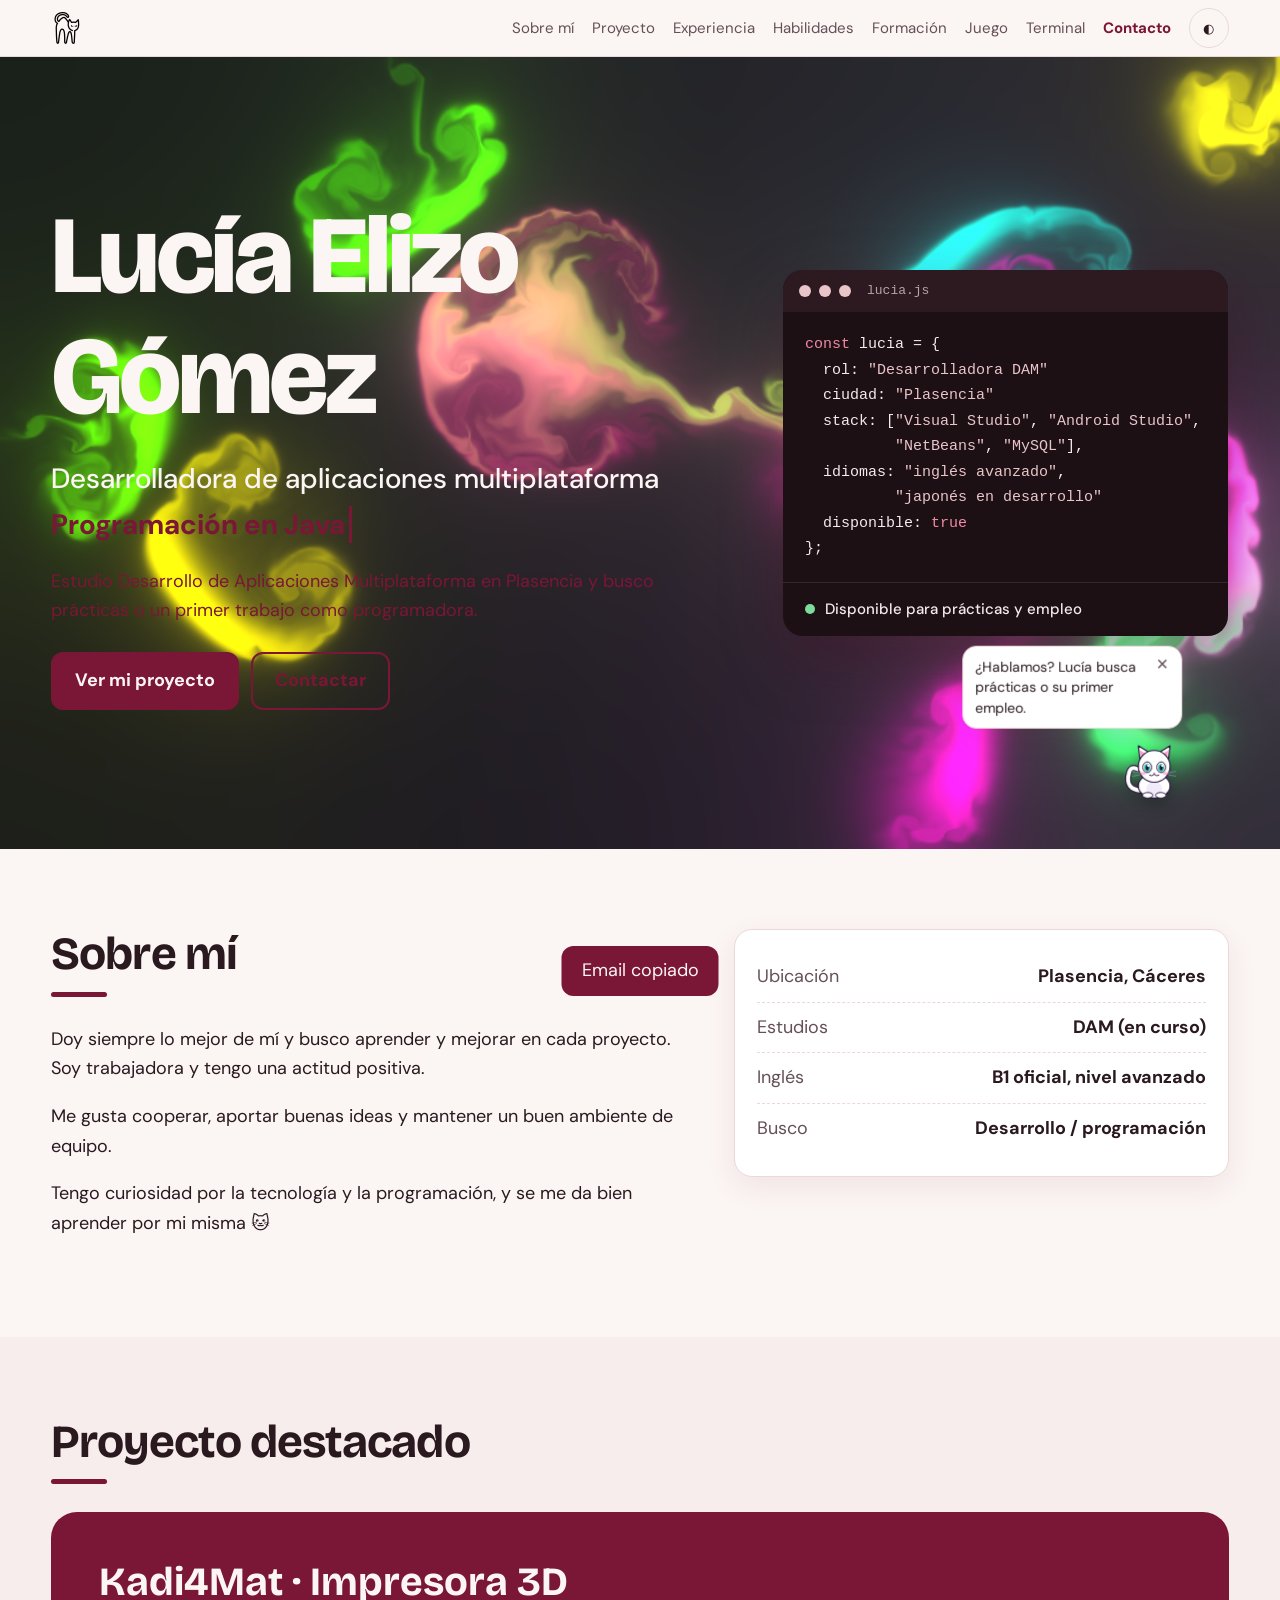
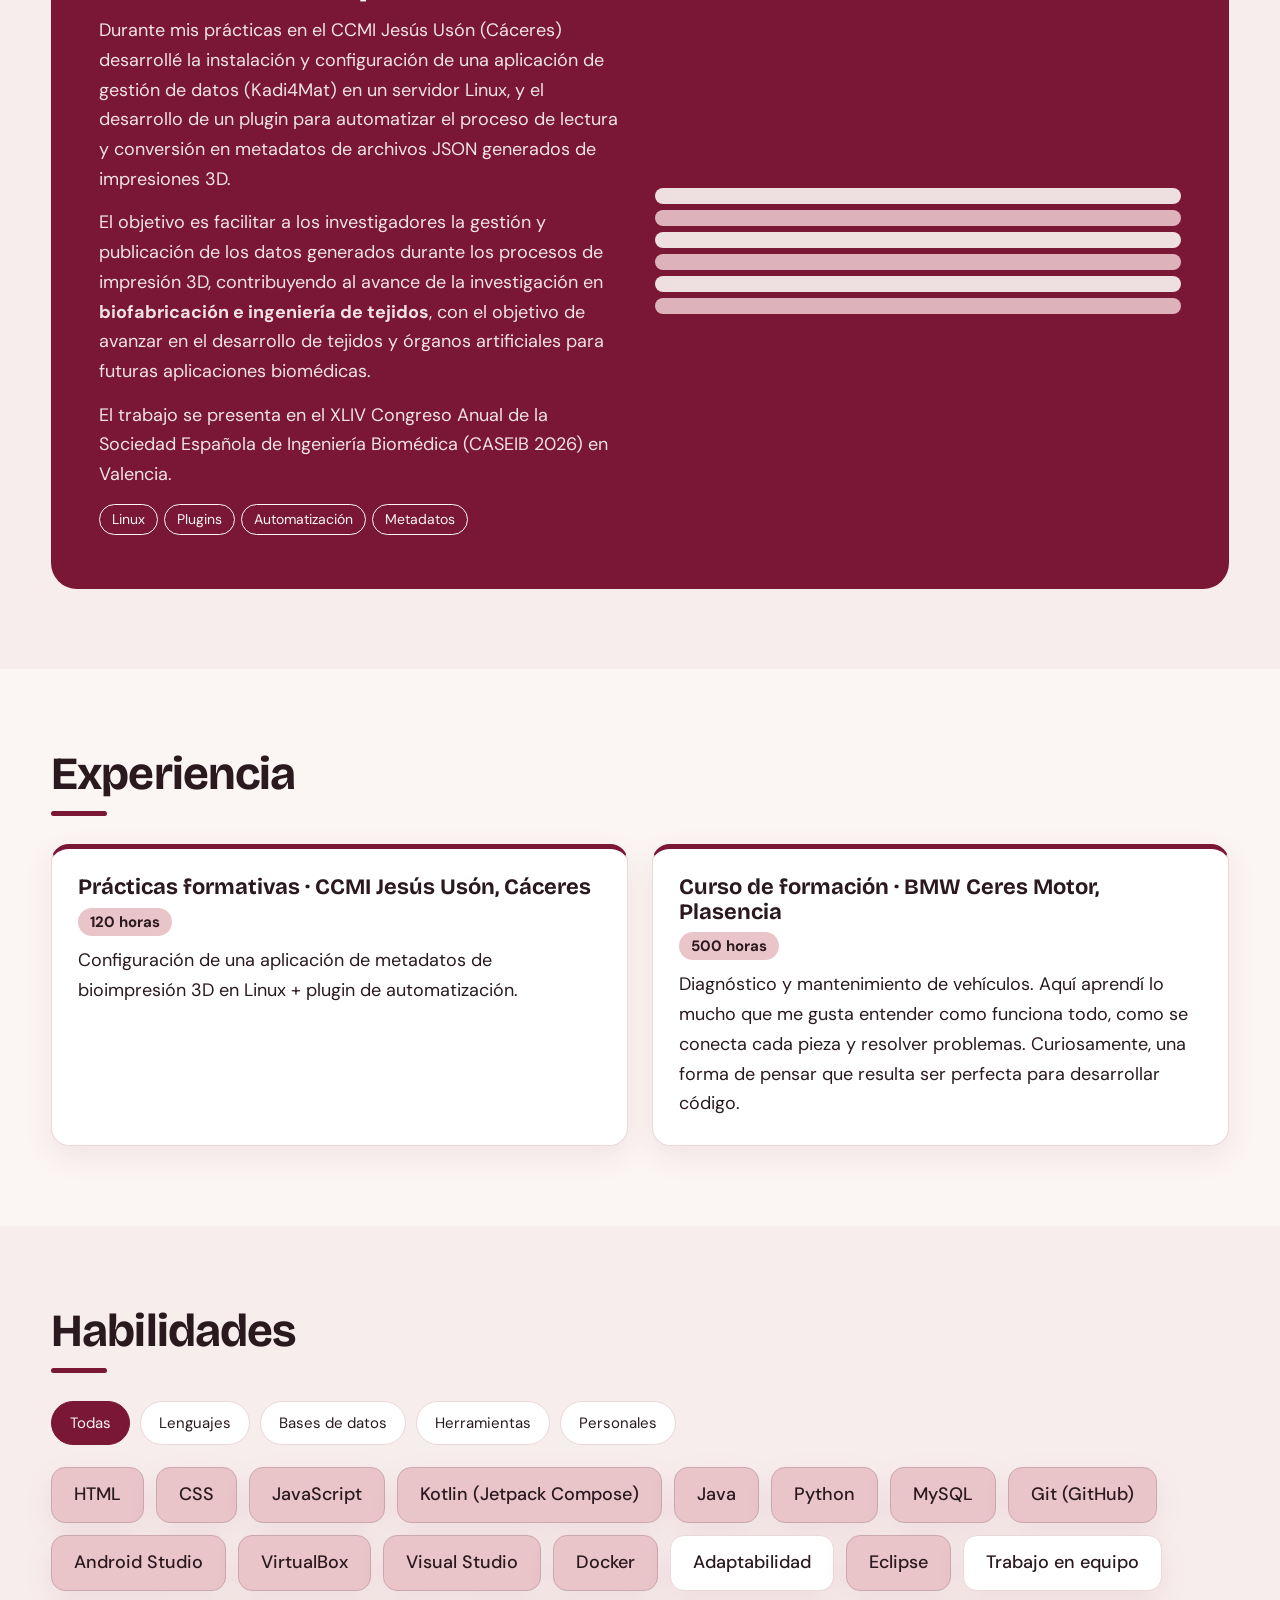
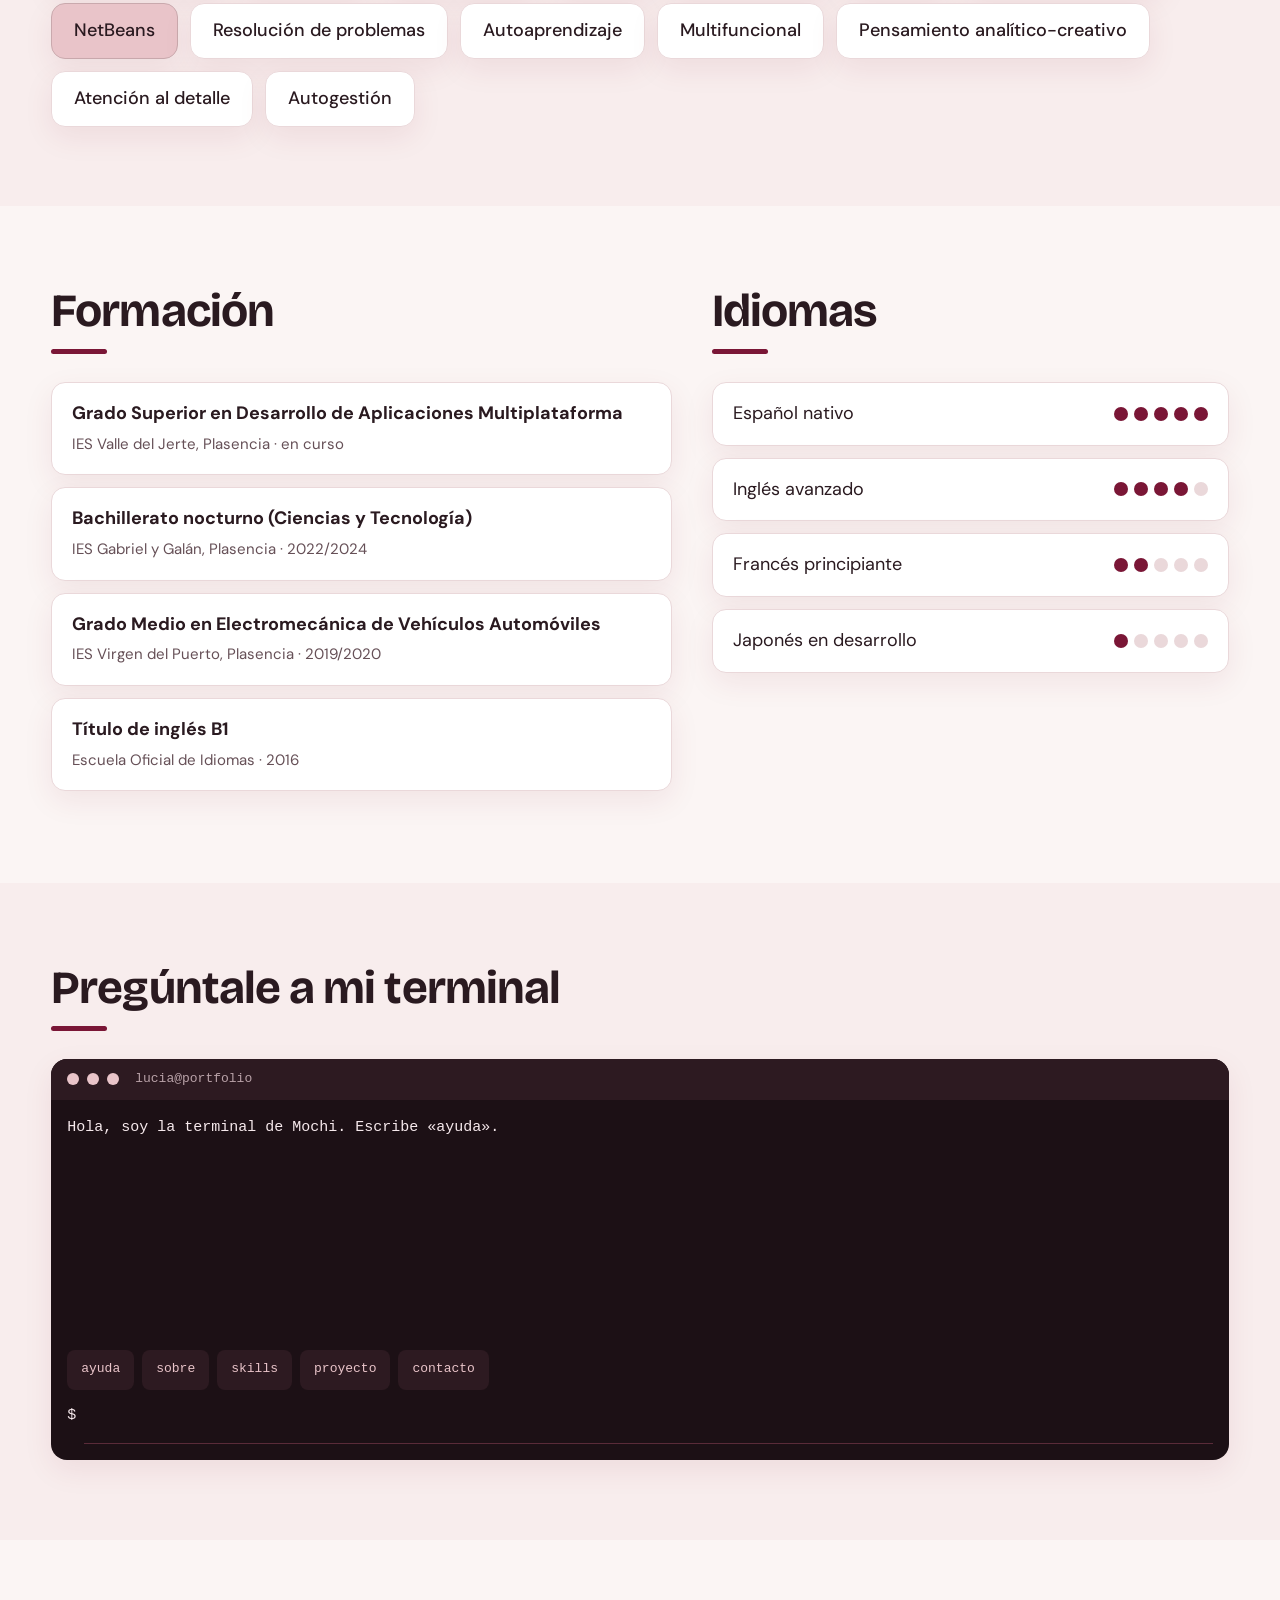
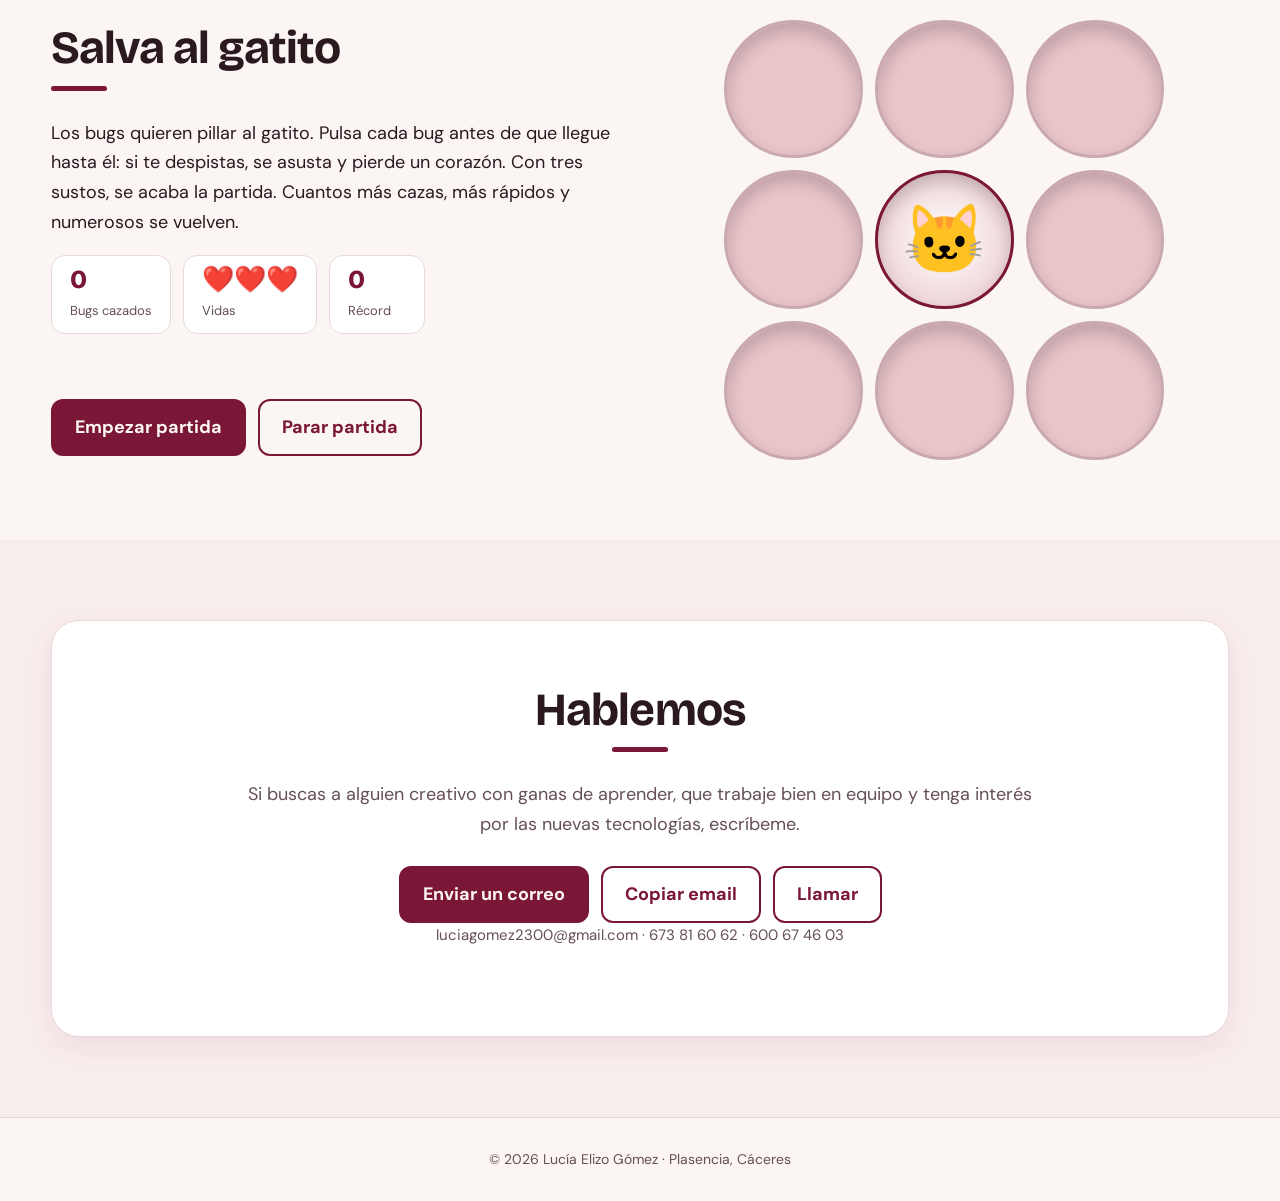
<file: index.html>
<!DOCTYPE html>
<html lang="es">

<head>
  <meta charset="utf-8">
  <meta name="viewport" content="width=device-width, initial-scale=1, viewport-fit=cover">
  <title>Lucía Elizo Gómez · Desarrolladora de Aplicaciones Multiplataforma</title>
  <link
    href="https://fonts.googleapis.com/css2?family=Bricolage+Grotesque:wght@500;700;800&family=DM+Sans:wght@400;500;700&display=swap"
    rel="stylesheet">
  <link rel="stylesheet" href="./css/styles.css">
  <link type="image/png" sizes="16x16" rel="icon" href="./icons/icons8-gato-negro-ios-27-outlined-16.png">
  
</head>

<body>
  <div id="bar"></div>
  <nav>
    <div class="wrap"><b><div class="icono"><img src="./icons/icons8-gato-negro-ios-27-outlined-32.png" alt=""></div></b>
      <div id="menu"><a href="#sobre">Sobre mí</a><a href="#proyecto">Proyecto</a><a
          href="#experiencia">Experiencia</a><a href="#habilidades">Habilidades</a><a href="#formacion">Formación</a><a
          href="#juego">Juego</a><a href="#terminal">Terminal</a><a href="#contacto">Contacto</a></div>
      <button id="theme" aria-label="Cambiar tema">◐</button><button id="burger" aria-label="Abrir menú"
        aria-expanded="false" aria-controls="menu">☰</button>
    </div>
  </nav>
  <header class="hero">
    <canvas id="layers" aria-hidden="true"></canvas>
    <div class="wrap">
      <div>
        <h1 class="change">Lucía Elizo Gómez</h1>
        <p class="role change">Desarrolladora de aplicaciones multiplataforma <br><span class="typed" id="typed"></span>
        </p>
        <p class="lead">Estudio Desarrollo de Aplicaciones Multiplataforma en Plasencia y busco prácticas
          o un primer trabajo como programadora. </p>
        <div class="btns"><a class="btn p" href="#proyecto">Ver mi proyecto</a><a class="btn s"
            href="#contacto">Contactar</a></div>
      </div>
      <aside class="card" id="tilt">
        <div class="cbar"><i></i><i></i><i></i><span>lucia.js</span></div>
        <pre><code><span class="k">const</span> lucia = {
  rol: <span class="s">"Desarrolladora DAM"</span>
  ciudad: <span class="s">"Plasencia"</span>
  stack: [<span class="s">"Visual Studio"</span>, <span class="s">"Android Studio"</span>,
          <span class="s">"NetBeans"</span>, <span class="s">"MySQL"</span>],
  idiomas: <span class="s">"inglés avanzado"</span>,
          <span class="s">"japonés en desarrollo"</span>
  disponible: <span class="k">true</span>
};</code></pre>
        <div class="ok"><i></i>Disponible para prácticas y empleo</div>
      </aside>
    </div>
  </header>

  <section id="sobre">
    <div class="wrap about">
      <div>
        <h2>Sobre mí</h2>
        <p>Doy siempre lo mejor de mí y busco aprender y mejorar en cada proyecto. Soy trabajadora y tengo una actitud
          positiva.</p>
        <p>Me gusta cooperar, aportar buenas ideas y mantener un buen ambiente de equipo.</p>
        <p>Tengo curiosidad por la tecnología y la programación, y se me da bien aprender por mi misma 🐱</p> 

      </div>
      <div class="facts">
        <div><span>Ubicación</span><b>Plasencia, Cáceres</b></div>
        <div><span>Estudios</span><b>DAM (en curso)</b></div>
        <div><span>Inglés</span><b>B1 oficial, nivel avanzado</b></div>
        <div><span>Busco</span><b>Desarrollo / programación</b></div>
      </div>
    </div>
  </section>

  <section id="proyecto">
    <div class="wrap">
      <h2>Proyecto destacado</h2>
      <div class="feature">
        <div>
          <h3>Kadi4Mat · Impresora 3D</h3>
          <p>Durante mis prácticas en el CCMI Jesús Usón (Cáceres) desarrollé la instalación y configuración de una
            aplicación de gestión de datos (Kadi4Mat) en un servidor Linux, y el desarrollo de un plugin para automatizar el proceso de lectura y conversión en metadatos de archivos JSON generados de impresiones 3D.
          </p>
          <p>El objetivo es facilitar a los investigadores la gestión y publicación de los datos generados durante los procesos de impresión 3D, contribuyendo al avance de la investigación en <strong>biofabricación e ingeniería de tejidos</strong>, con el objetivo de avanzar en el desarrollo de tejidos y órganos artificiales para futuras aplicaciones biomédicas.</p>
          <p>El trabajo se presenta en el XLIV Congreso Anual de la Sociedad Española de Ingeniería Biomédica (CASEIB
            2026) en Valencia.</p>
          <span class="tag">Linux</span><span class="tag">Plugins</span><span class="tag">Automatización</span><span
            class="tag">Metadatos</span>
        </div>
        <div class="stack" aria-hidden="true"><i></i><i></i><i></i><i></i><i></i><i></i></div>
      </div>
    </div>
  </section>

  <section id="experiencia">
    <div class="wrap">
      <h2>Experiencia</h2>
      <div class="tl">
        <article>
          <h3>Prácticas formativas · CCMI Jesús Usón, Cáceres</h3><small>120 horas</small>
          <p>Configuración de una aplicación de metadatos de bioimpresión 3D en Linux + plugin de automatización.</p>
        </article>
        <article>
          <h3>Curso de formación · BMW Ceres Motor, Plasencia</h3><small>500 horas</small>
          <p>Diagnóstico y mantenimiento de vehículos. Aquí aprendí lo mucho que me gusta entender como funciona todo, como se conecta cada pieza y resolver problemas. Curiosamente, una forma de pensar que resulta ser perfecta para desarrollar
            código.</p>
        </article>
      </div>
    </div>
  </section>

  <section id="habilidades">
    <div class="wrap">
      <h2>Habilidades</h2>
      <div class="chips" role="group" aria-label="Filtrar habilidades">
        <button class="chip" aria-pressed="true" data-f="all">Todas</button><button class="chip" aria-pressed="false"
          data-f="code">Lenguajes</button><button class="chip" aria-pressed="false" data-f="data">Bases de
          datos</button><button class="chip" aria-pressed="false" data-f="tools">Herramientas</button><button
          class="chip" aria-pressed="false" data-f="soft">Personales</button>
      </div>
      <div id="skills" aria-live="polite"></div>
    </div>
  </section>

  <section id="formacion">
    <div class="wrap two">
      <div class="edu">
        <h2>Formación</h2>
        <div><b>Grado Superior en Desarrollo de Aplicaciones Multiplataforma</b><span>IES Valle del Jerte, Plasencia ·
            en curso</span></div>
        <div><b>Bachillerato nocturno (Ciencias y Tecnología)</b><span>IES Gabriel y Galán, Plasencia · 2022/2024</span>
        </div>
        <div><b>Grado Medio en Electromecánica de Vehículos Automóviles</b><span>IES Virgen del Puerto, Plasencia ·
            2019/2020</span></div>
        <div><b>Título de inglés B1</b><span>Escuela Oficial de Idiomas · 2016</span></div>
      </div>
      <div>
        <h2>Idiomas</h2>
        <div class="lang">Español nativo<span class="dots" data-n="5"></span></div>
        <div class="lang">Inglés avanzado<span class="dots" data-n="4"></span></div>
        <div class="lang">Francés principiante<span class="dots" data-n="2"></span></div>
        <div class="lang">Japonés en desarrollo<span class="dots" data-n="1"></span></div>
      </div>
    </div>
  </section>

  <section id="terminal">
    <div class="wrap">
      <h2>Pregúntale a mi terminal</h2>
      <div class="term">
        <header><i></i><i></i><i></i><span>lucia@portfolio</span></header>
        <div id="out" role="log" aria-live="polite"></div>
        <div class="hints">
          <button>ayuda</button><button>sobre</button><button>skills</button><button>proyecto</button><button>contacto</button>
        </div>
        <label><span aria-hidden="true">$</span><input id="cmd" autocomplete="off" spellcheck="false"
            aria-label="Escribe un comando"></label>
      </div>
    </div>
  </section>

  <section id="juego">
    <div class="wrap game">
      <div>
        <h2>Salva al gatito</h2>
        <p>Los bugs quieren pillar al gatito. Pulsa cada bug antes de que llegue hasta él: si te despistas, se asusta y
          pierde un corazón. Con tres sustos, se acaba la partida. Cuantos más cazas, más rápidos y numerosos se
          vuelven.</p>
        <div class="hud">
          <div><b id="gs">0</b><span>Bugs cazados</span></div>
          <div><b id="gh">❤️❤️❤️</b><span>Vidas</span></div>
          <div><b id="gb">0</b><span>Récord</span></div>
        </div>
        <p id="gmsg" role="status"></p>
        <div class="btns" style="margin-top:0"><button class="btn p" id="gstart">Empezar partida</button><button
            class="btn s" id="gstop" disabled>Parar partida</button></div>
      </div>
      <div id="board"></div>
    </div>
  </section>

  <section id="contacto">
    <div class="wrap">
      <div class="contact">
        <h2>Hablemos</h2>
        <p>Si buscas a alguien creativo con ganas de aprender, que trabaje bien en equipo y tenga interés por las nuevas tecnologías,
          escríbeme.</p>
        <div class="btns"><a class="btn p" href="mailto:luciagomez2300@gmail.com">Enviar un correo</a><button
            class="btn s" id="copy">Copiar email</button><a class="btn s" href="tel:+34673816062">Llamar</a></div>
        <p class="links">luciagomez2300@gmail.com · 673 81 60 62 · 600 67 46 03</p>
      </div>
    </div>
  </section>

  <footer>© 2026 Lucía Elizo Gómez · Plasencia, Cáceres</footer>
  <div id="pet-wrap"><span class="zz" aria-hidden="true">💤</span>
    <div id="pet-bubble" role="status"><button id="pet-x" aria-label="Cerrar mensaje">×</button>
      <p id="pet-msg"></p>
    </div>
    <button id="pet-btn" aria-label="Mochi, la gatita mascota. Pulsa para acariciarla, doble clic para que te siga"><svg viewBox="0 0 120 130" aria-hidden="true"><g id="pet-tail"><path class="cl" d="M86 114Q124 112 114 76Q110 60 96 68" stroke-width="13" fill="none" stroke-linecap="round"/><path class="cfs" d="M86 114Q124 112 114 76Q110 60 96 68" stroke-width="8.5" fill="none" stroke-linecap="round"/></g><ellipse class="cf cl" cx="60" cy="104" rx="34" ry="26" stroke-width="2.5"/><ellipse class="cb" cx="60" cy="110" rx="17" ry="15"/><path class="cf cl" d="M30 52L26 18L52 34Z M90 52L94 18L68 34Z" stroke-width="2.5" stroke-linejoin="round"/><path class="ce" d="M32 44L30 28L44 36Z M88 44L90 28L76 36Z"/><circle class="cf cl" cx="60" cy="62" r="34" stroke-width="2.5"/><g class="pet-eye"><ellipse class="cl" cx="45" cy="64" rx="9.5" ry="11.5" fill="#fff" stroke-width="2"/><g class="pup"><ellipse class="ci" cx="45" cy="65" rx="6.5" ry="8.5"/><ellipse cx="45" cy="65" rx="3.4" ry="6" fill="#1b0c38"/><circle cx="42.5" cy="60.5" r="2.6" fill="#fff"/></g></g><g class="pet-eye"><ellipse class="cl" cx="75" cy="64" rx="9.5" ry="11.5" fill="#fff" stroke-width="2"/><g class="pup"><ellipse class="ci" cx="75" cy="65" rx="6.5" ry="8.5"/><ellipse cx="75" cy="65" rx="3.4" ry="6" fill="#1b0c38"/><circle cx="72.5" cy="60.5" r="2.6" fill="#fff"/></g></g><ellipse cx="36" cy="77" rx="6" ry="3.6" fill="#ff8fb8" opacity=".6"/><ellipse cx="84" cy="77" rx="6" ry="3.6" fill="#ff8fb8" opacity=".6"/><path d="M57 75H63L60 79Z" fill="#ff8fb8"/><path class="cl" d="M60 79Q55 85 50 81M60 79Q65 85 70 81" stroke-width="2" fill="none" stroke-linecap="round"/><path class="cw" d="M30 76L14 73M30 80L14 83M90 76L106 73M90 80L106 83" stroke-width="1.5" stroke-linecap="round"/><ellipse class="cf cl" cx="46" cy="124" rx="11" ry="6" stroke-width="2"/><ellipse class="cf cl" cx="74" cy="124" rx="11" ry="6" stroke-width="2"/></svg></button></div>
  <div id="toast" role="status">Email copiado</div>

  <script src="./js/functions.js"></script>
</body>

</html>
</file>
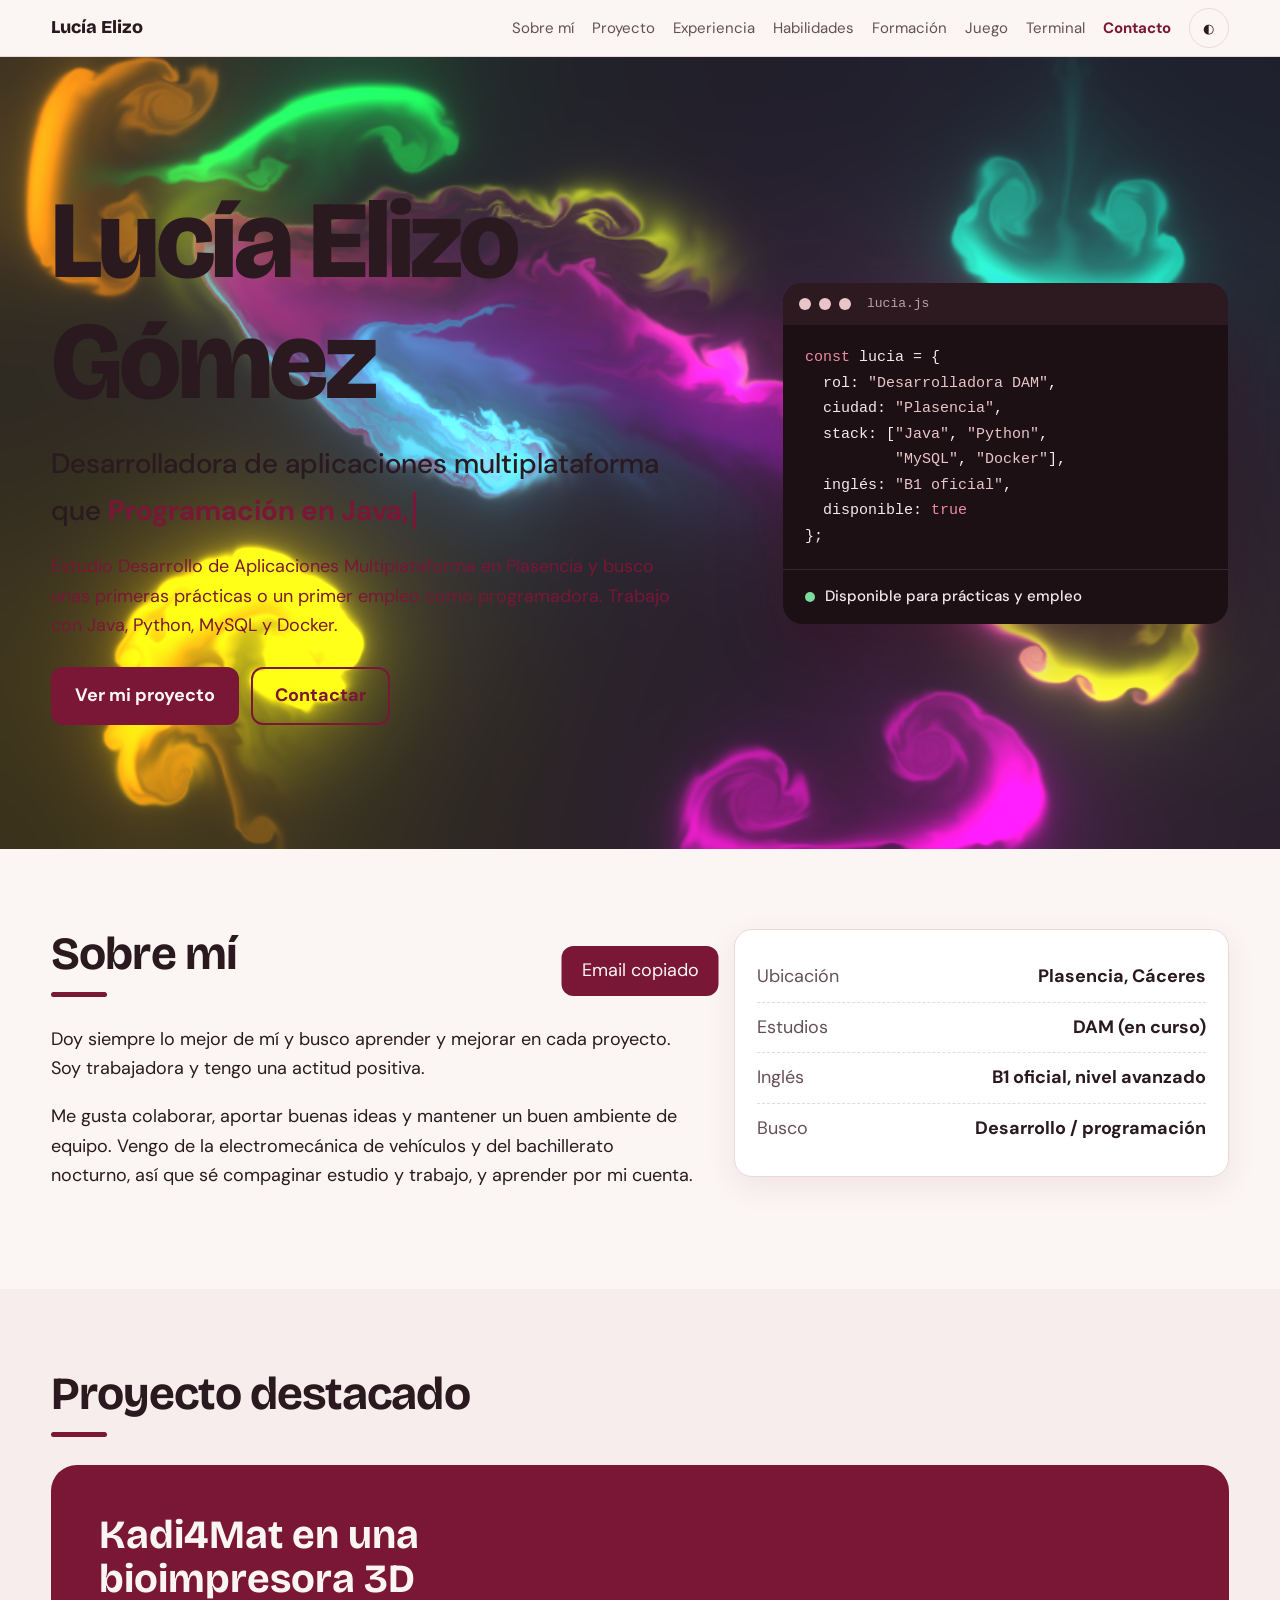
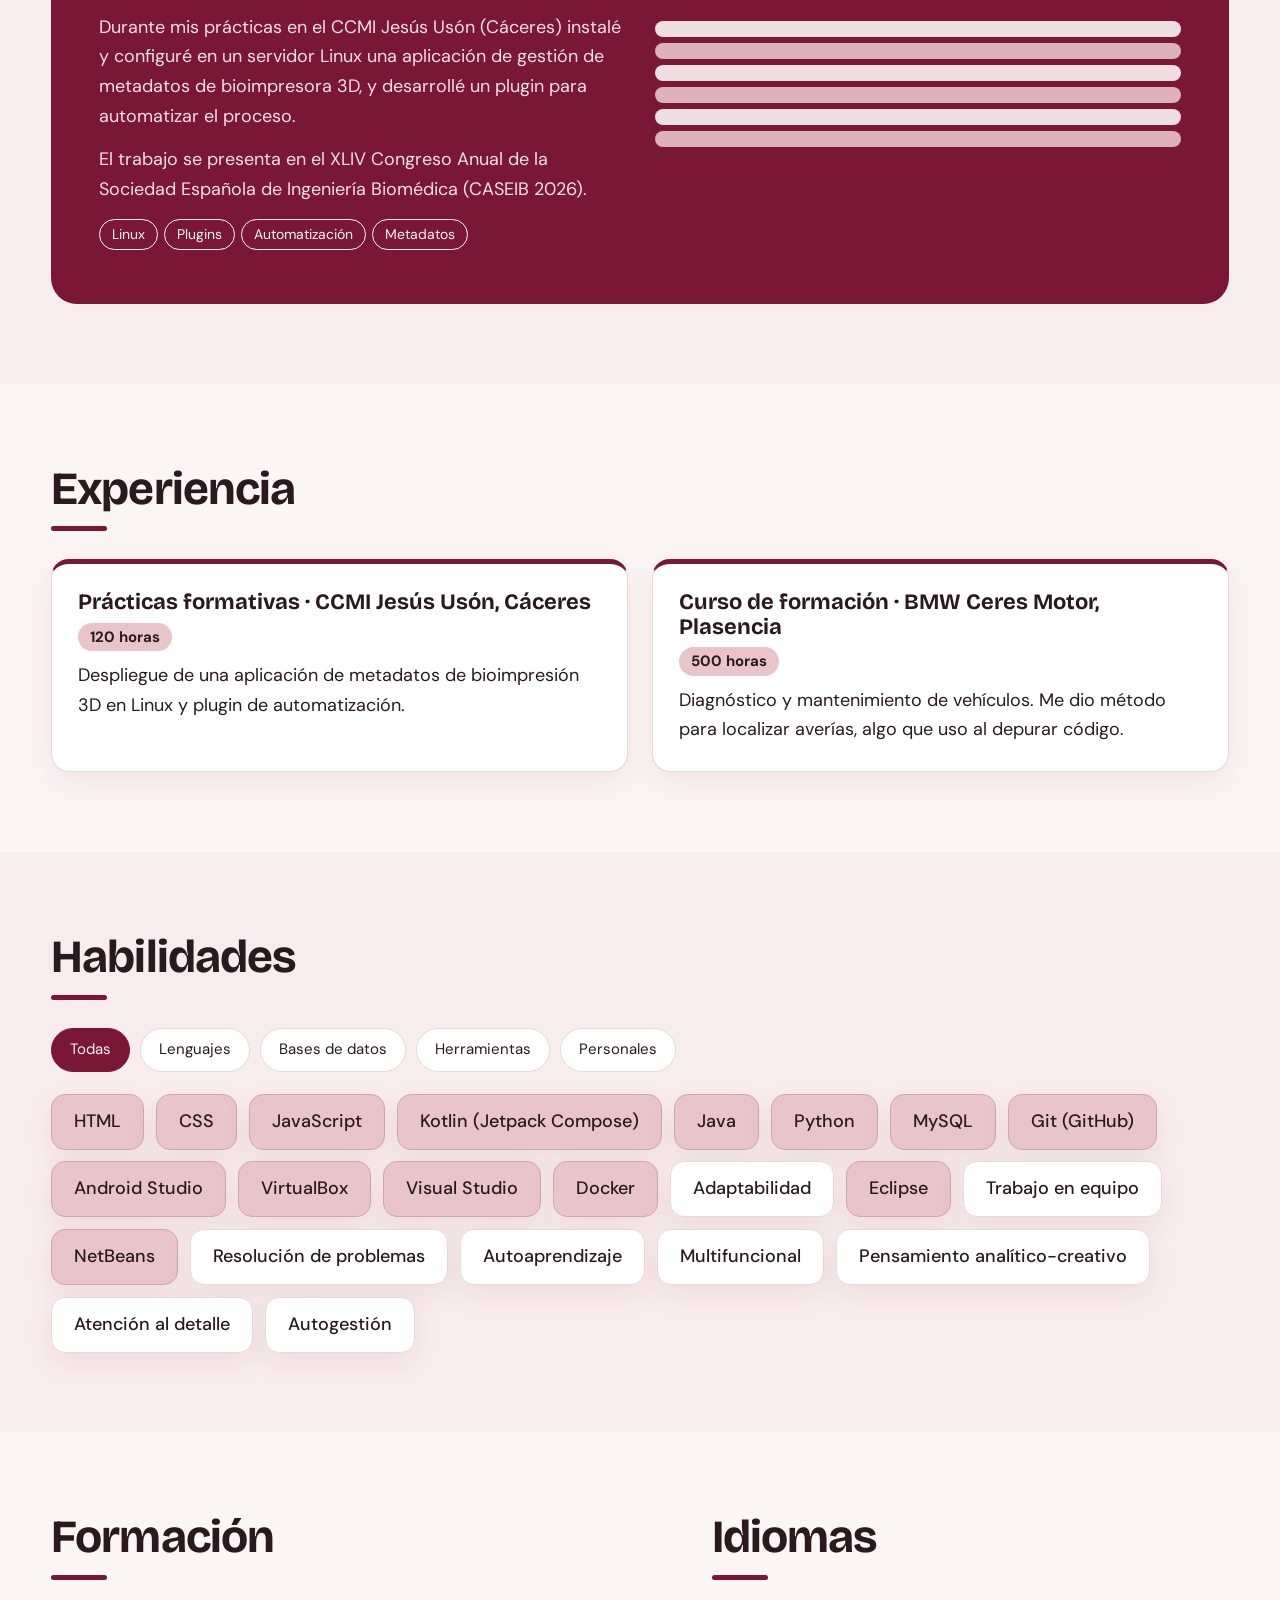
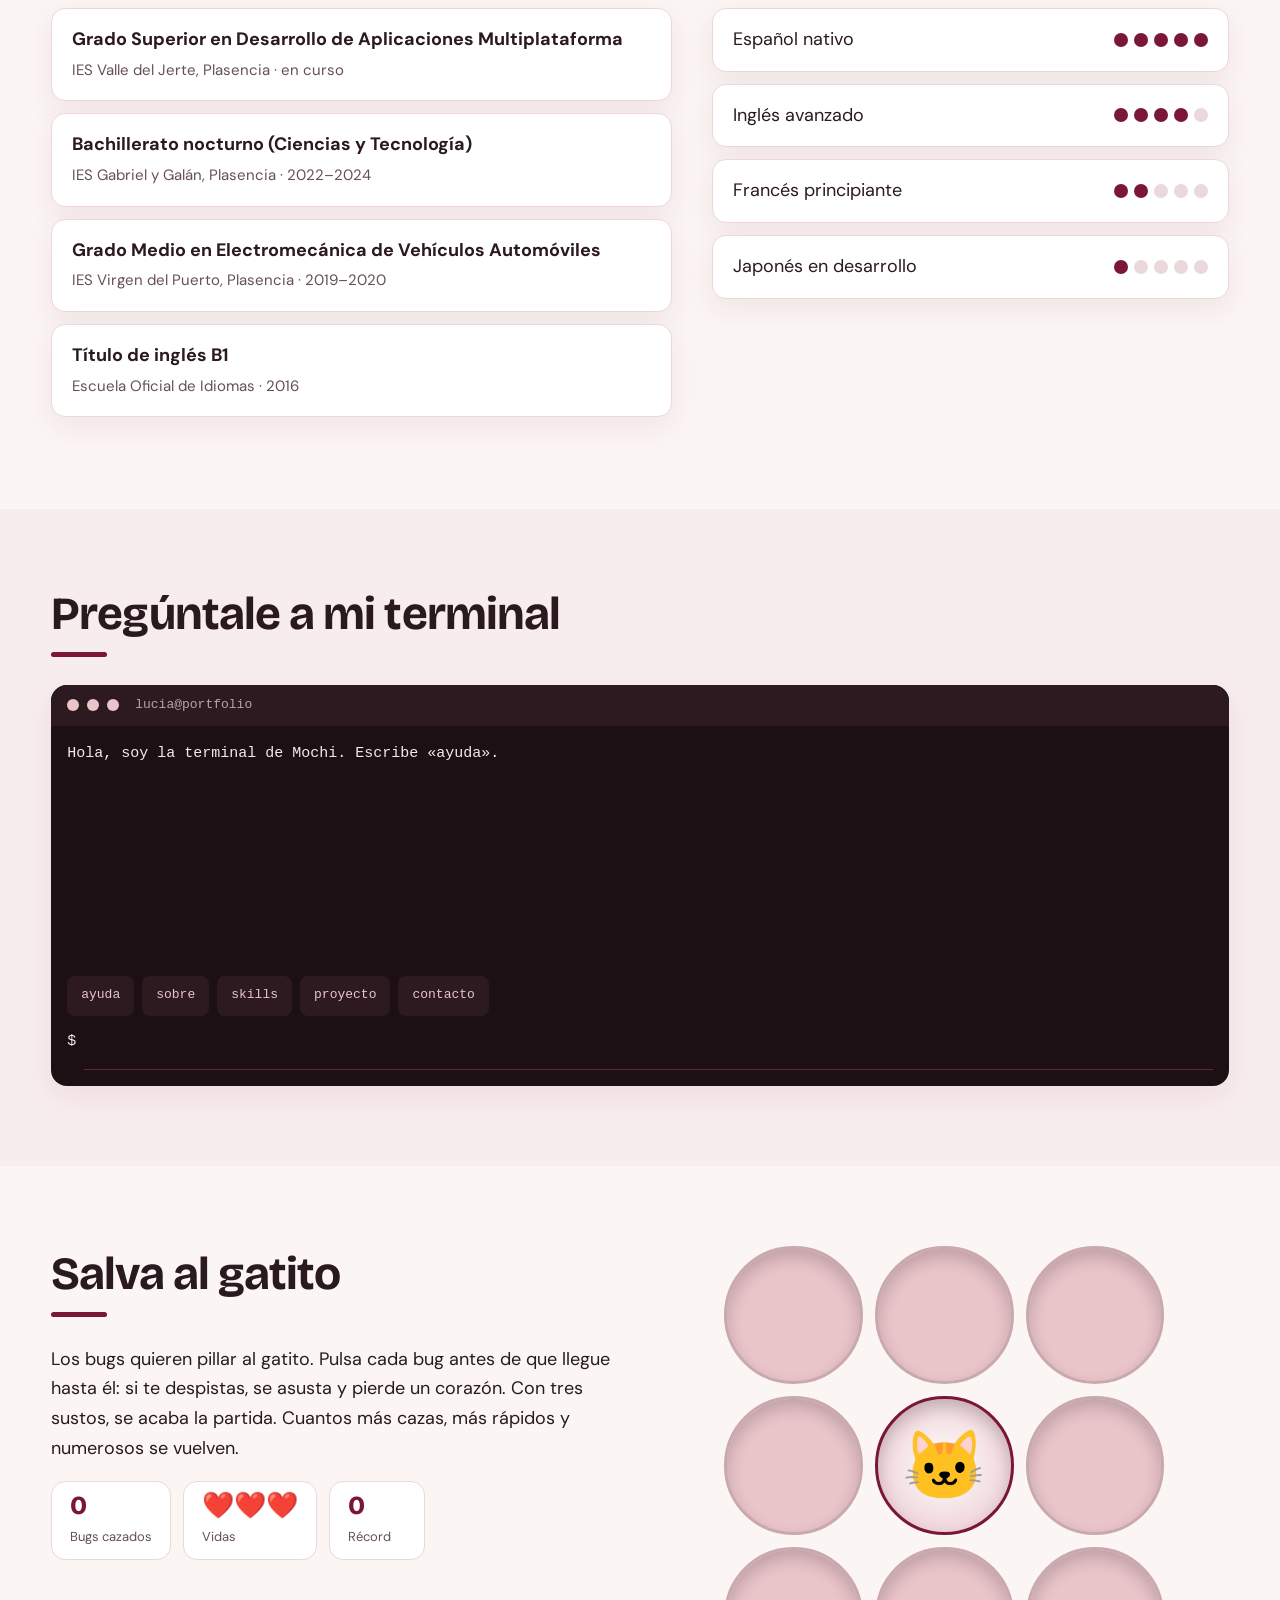
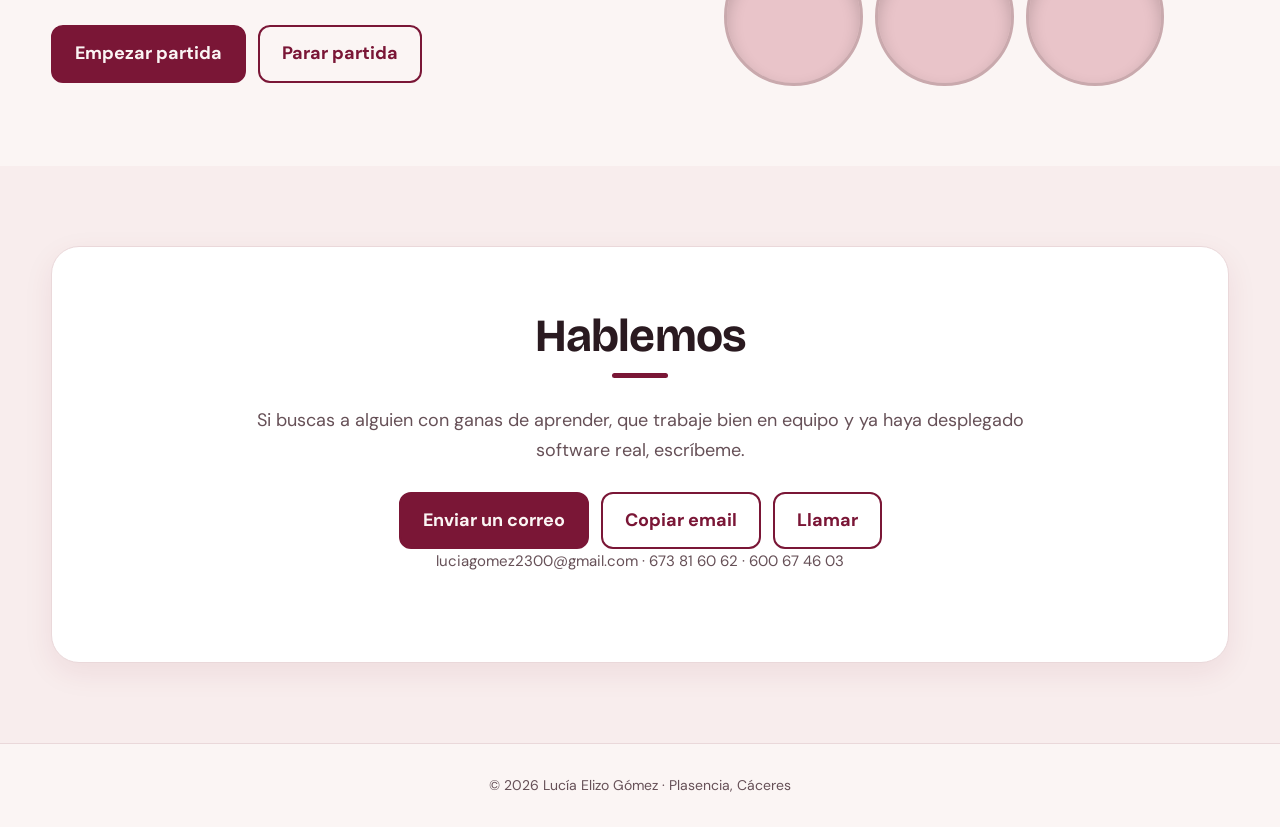
<file: portfolio.html>
<!DOCTYPE html>
<html lang="es">

<head>
  <meta charset="utf-8">
  <meta name="viewport" content="width=device-width, initial-scale=1, viewport-fit=cover">
  <title>Lucía Elizo Gómez · Desarrolladora de Aplicaciones Multiplataforma</title>
  <link
    href="https://fonts.googleapis.com/css2?family=Bricolage+Grotesque:wght@500;700;800&family=DM+Sans:wght@400;500;700&display=swap"
    rel="stylesheet">
    <link rel="stylesheet" href="./css/styles.css">
  
</head>

<body>
  <div id="bar"></div>
  <nav>
    <div class="wrap"><b>Lucía Elizo</b>
      <div id="menu"><a href="#sobre">Sobre mí</a><a href="#proyecto">Proyecto</a><a
          href="#experiencia">Experiencia</a><a href="#habilidades">Habilidades</a><a href="#formacion">Formación</a><a
          href="#juego">Juego</a><a href="#terminal">Terminal</a><a href="#contacto">Contacto</a></div>
      <button id="theme" aria-label="Cambiar tema">◐</button><button id="burger" aria-label="Abrir menú"
        aria-expanded="false" aria-controls="menu">☰</button>
    </div>
  </nav>

  <header class="hero">
    <canvas id="layers" aria-hidden="true"></canvas>
    <div class="wrap">
      <div>
        <h1>Lucía Elizo Gómez</h1>
        <p class="role">Desarrolladora de aplicaciones multiplataforma <br>que <span class="typed" id="typed"></span>
        </p>
        <p class="lead">Estudio Desarrollo de Aplicaciones Multiplataforma en Plasencia y busco unas primeras prácticas
          o un primer empleo como programadora. Trabajo con Java, Python, MySQL y Docker.</p>
        <div class="btns"><a class="btn p" href="#proyecto">Ver mi proyecto</a><a class="btn s"
            href="#contacto">Contactar</a></div>
      </div>
      <aside class="card" id="tilt">
        <div class="cbar"><i></i><i></i><i></i><span>lucia.js</span></div>
        <pre><code><span class="k">const</span> lucia = {
  rol: <span class="s">"Desarrolladora DAM"</span>,
  ciudad: <span class="s">"Plasencia"</span>,
  stack: [<span class="s">"Java"</span>, <span class="s">"Python"</span>,
          <span class="s">"MySQL"</span>, <span class="s">"Docker"</span>],
  inglés: <span class="s">"B1 oficial"</span>,
  disponible: <span class="k">true</span>
};</code></pre>
        <div class="ok"><i></i>Disponible para prácticas y empleo</div>
      </aside>
    </div>
  </header>

  <section id="sobre">
    <div class="wrap about">
      <div>
        <h2>Sobre mí</h2>
        <p>Doy siempre lo mejor de mí y busco aprender y mejorar en cada proyecto. Soy trabajadora y tengo una actitud
          positiva.</p>
        <p>Me gusta colaborar, aportar buenas ideas y mantener un buen ambiente de equipo. Vengo de la electromecánica
          de vehículos y del bachillerato nocturno, así que sé compaginar estudio y trabajo, y aprender por mi cuenta.
        </p>
      </div>
      <div class="facts">
        <div><span>Ubicación</span><b>Plasencia, Cáceres</b></div>
        <div><span>Estudios</span><b>DAM (en curso)</b></div>
        <div><span>Inglés</span><b>B1 oficial, nivel avanzado</b></div>
        <div><span>Busco</span><b>Desarrollo / programación</b></div>
      </div>
    </div>
  </section>

  <section id="proyecto">
    <div class="wrap">
      <h2>Proyecto destacado</h2>
      <div class="feature">
        <div>
          <h3>Kadi4Mat en una bioimpresora 3D</h3>
          <p>Durante mis prácticas en el CCMI Jesús Usón (Cáceres) instalé y configuré en un servidor Linux una
            aplicación de gestión de metadatos de bioimpresora 3D, y desarrollé un plugin para automatizar el proceso.
          </p>
          <p>El trabajo se presenta en el XLIV Congreso Anual de la Sociedad Española de Ingeniería Biomédica (CASEIB
            2026).</p>
          <span class="tag">Linux</span><span class="tag">Plugins</span><span class="tag">Automatización</span><span
            class="tag">Metadatos</span>
        </div>
        <div class="stack" aria-hidden="true"><i></i><i></i><i></i><i></i><i></i><i></i></div>
      </div>
    </div>
  </section>

  <section id="experiencia">
    <div class="wrap">
      <h2>Experiencia</h2>
      <div class="tl">
        <article>
          <h3>Prácticas formativas · CCMI Jesús Usón, Cáceres</h3><small>120 horas</small>
          <p>Despliegue de una aplicación de metadatos de bioimpresión 3D en Linux y plugin de automatización.</p>
        </article>
        <article>
          <h3>Curso de formación · BMW Ceres Motor, Plasencia</h3><small>500 horas</small>
          <p>Diagnóstico y mantenimiento de vehículos. Me dio método para localizar averías, algo que uso al depurar
            código.</p>
        </article>
      </div>
    </div>
  </section>

  <section id="habilidades">
    <div class="wrap">
      <h2>Habilidades</h2>
      <div class="chips" role="group" aria-label="Filtrar habilidades">
        <button class="chip" aria-pressed="true" data-f="all">Todas</button><button class="chip" aria-pressed="false"
          data-f="code">Lenguajes</button><button class="chip" aria-pressed="false" data-f="data">Bases de
          datos</button><button class="chip" aria-pressed="false" data-f="tools">Herramientas</button><button
          class="chip" aria-pressed="false" data-f="soft">Personales</button>
      </div>
      <div id="skills" aria-live="polite"></div>
    </div>
  </section>

  <section id="formacion">
    <div class="wrap two">
      <div class="edu">
        <h2>Formación</h2>
        <div><b>Grado Superior en Desarrollo de Aplicaciones Multiplataforma</b><span>IES Valle del Jerte, Plasencia ·
            en curso</span></div>
        <div><b>Bachillerato nocturno (Ciencias y Tecnología)</b><span>IES Gabriel y Galán, Plasencia · 2022–2024</span>
        </div>
        <div><b>Grado Medio en Electromecánica de Vehículos Automóviles</b><span>IES Virgen del Puerto, Plasencia ·
            2019–2020</span></div>
        <div><b>Título de inglés B1</b><span>Escuela Oficial de Idiomas · 2016</span></div>
      </div>
      <div>
        <h2>Idiomas</h2>
        <div class="lang">Español nativo<span class="dots" data-n="5"></span></div>
        <div class="lang">Inglés avanzado<span class="dots" data-n="4"></span></div>
        <div class="lang">Francés principiante<span class="dots" data-n="2"></span></div>
        <div class="lang">Japonés en desarrollo<span class="dots" data-n="1"></span></div>
      </div>
    </div>
  </section>

  <section id="terminal">
    <div class="wrap">
      <h2>Pregúntale a mi terminal</h2>
      <div class="term">
        <header><i></i><i></i><i></i><span>lucia@portfolio</span></header>
        <div id="out" role="log" aria-live="polite"></div>
        <div class="hints">
          <button>ayuda</button><button>sobre</button><button>skills</button><button>proyecto</button><button>contacto</button>
        </div>
        <label><span aria-hidden="true">$</span><input id="cmd" autocomplete="off" spellcheck="false"
            aria-label="Escribe un comando"></label>
      </div>
    </div>
  </section>

  <section id="juego">
    <div class="wrap game">
      <div>
        <h2>Salva al gatito</h2>
        <p>Los bugs quieren pillar al gatito. Pulsa cada bug antes de que llegue hasta él: si te despistas, se asusta y
          pierde un corazón. Con tres sustos, se acaba la partida. Cuantos más cazas, más rápidos y numerosos se
          vuelven.</p>
        <div class="hud">
          <div><b id="gs">0</b><span>Bugs cazados</span></div>
          <div><b id="gh">❤️❤️❤️</b><span>Vidas</span></div>
          <div><b id="gb">0</b><span>Récord</span></div>
        </div>
        <p id="gmsg" role="status"></p>
        <div class="btns" style="margin-top:0"><button class="btn p" id="gstart">Empezar partida</button><button
            class="btn s" id="gstop" disabled>Parar partida</button></div>
      </div>
      <div id="board"></div>
    </div>
  </section>

  <section id="contacto">
    <div class="wrap">
      <div class="contact">
        <h2>Hablemos</h2>
        <p>Si buscas a alguien con ganas de aprender, que trabaje bien en equipo y ya haya desplegado software real,
          escríbeme.</p>
        <div class="btns"><a class="btn p" href="mailto:luciagomez2300@gmail.com">Enviar un correo</a><button
            class="btn s" id="copy">Copiar email</button><a class="btn s" href="tel:+34673816062">Llamar</a></div>
        <p class="links">luciagomez2300@gmail.com · 673 81 60 62 · 600 67 46 03</p>
      </div>
    </div>
  </section>

  <footer>© 2026 Lucía Elizo Gómez · Plasencia, Cáceres</footer>
  <div id="toast" role="status">Email copiado</div>

  <script src="./js/functions.js"></script>
</body>

</html>
</file>
<file: css/styles.css>
:root {
    --bg: #fbf5f4;
    --surface: #fff;
    --ink: #2a1a20;
    --muted: #665057;
    --rose: #e9c4c9;
    --mauve: #c9a9ad;
    --wine: #7a1636;
    --line: #ead8da;
    --shadow: 0 10px 30px rgba(122, 22, 54, .08);
    box-sizing: border-box;
    padding-top: env(safe-area-inset-top, 0px);
    padding-bottom: env(safe-area-inset-bottom, 0px)
}

@media (prefers-color-scheme:dark) {
    :root:not([data-theme="light"]) {
        --bg: #1b1216;
        --surface: #26191e;
        --ink: #f6e9ec;
        --muted: #b9a2a8;
        --rose: #5a2b39;
        --mauve: #8d6470;
        --wine: #f08aa6;
        --line: #3a262d;
        --shadow: 0 10px 30px rgba(0, 0, 0, .35)
    }
}

:root[data-theme="dark"] {
    --bg: #1b1216;
    --surface: #26191e;
    --ink: #f6e9ec;
    --muted: #b9a2a8;
    --rose: #5a2b39;
    --mauve: #8d6470;
    --wine: #f08aa6;
    --line: #3a262d;
    --shadow: 0 10px 30px rgba(0, 0, 0, .35)
}

*,
*::before,
*::after {
    box-sizing: border-box
}

html {
    scroll-behavior: smooth;
    scroll-padding-top: calc(env(safe-area-inset-top, 0px) + 70px);
}

body {
    margin: 0;
    background: var(--bg);
    color: var(--ink);
    font: 400 17px/1.65 "DM Sans", system-ui, sans-serif;
    
}

.icono img{
    margin-top: 10px;
}

.change {
    color: var(--bg);
}

h1,
h2,
h3 {
    font-family: "Bricolage Grotesque", "DM Sans", system-ui, sans-serif;
    line-height: 1.1;
    margin: 0
}

a {
    color: inherit
}

:focus-visible {
    outline: 3px solid var(--wine);
    outline-offset: 3px;
    border-radius: 6px
}

.wrap {
    max-width: 1040px;
    margin: 0 auto;
    padding: 0 22px
}

nav {
    position: sticky;
    top: env(safe-area-inset-top, 0px);
    z-index: 10;
    background: color-mix(in srgb, var(--bg) 88%, transparent);
    backdrop-filter: blur(10px);
    border-bottom: 1px solid var(--line)
}

nav .wrap {
    display: flex;
    align-items: center;
    gap: 18px;
    height: 56px;
    overflow-x: auto
}

nav b {
    font-family: "Bricolage Grotesque", sans-serif;
    font-weight: 800;
    margin-right: auto;
    white-space: nowrap
}

nav a {
    text-decoration: none;
    color: var(--muted);
    font-size: 15px;
    white-space: nowrap
}

nav a:hover {
    color: var(--wine)
}

#theme {
    background: none;
    border: 1px solid var(--line);
    color: var(--ink);
    border-radius: 99px;
    width: 34px;
    height: 34px;
    cursor: pointer;
    flex: none
}

.hero {
    position: relative;
    min-height: 88vh;
    display: flex;
    align-items: center;
    overflow: hidden
}

#layers {
    position: absolute;
    inset: 0;
    width: 100%;
    height: 100%;
}

.hero .wrap {
    position: relative;
    padding-top: 60px;
    padding-bottom: 60px
}

.hero h1 {
    font-size: clamp(46px, 9vw, 110px);
    font-weight: 800;
    letter-spacing: -.03em;
    max-width: 9ch
}

.role {
    font-size: clamp(20px, 3vw, 28px);
    margin: 18px 0 6px;
    font-weight: 500
}

.typed {
    color: var(--wine);
    font-weight: 700;
    border-right: 3px solid var(--wine);
    padding-right: 4px
}

.hero p.lead {
    max-width: 52ch;
    color: var(--wine);
}

.btns {
    display: flex;
    gap: 12px;
    flex-wrap: wrap;
    margin-top: 26px
}

.btn {
    display: inline-block;
    padding: 12px 22px;
    border-radius: 12px;
    font-weight: 700;
    text-decoration: none;
    border: 2px solid var(--wine);
    cursor: pointer;
    font: inherit;
    font-weight: 700
}

.btn.p {
    background: var(--wine);
    color: var(--bg)
}

.btn.s {
    background: transparent;
    color: var(--wine)
}

@media(hover:hover) {
    .btn:hover {
        transform: translateY(-2px)
    }
}

section {
    padding: 80px 0
}

h2 {
    font-size: clamp(30px, 5vw, 46px);
    margin-bottom: 28px;
    letter-spacing: -.02em
}

.about {
    display: grid;
    grid-template-columns: 1.3fr 1fr;
    gap: 40px;
    align-items: start
}

.facts {
    background: var(--surface);
    border: 1px solid var(--line);
    border-radius: 18px;
    padding: 22px;
    box-shadow: var(--shadow)
}

.facts div {
    display: flex;
    justify-content: space-between;
    gap: 12px;
    padding: 10px 0;
    border-bottom: 1px dashed var(--line)
}

.facts div:last-child {
    border: 0
}

.facts span {
    color: var(--muted)
}

.feature {
    background: var(--wine);
    color: var(--bg);
    border-radius: 26px;
    padding: clamp(24px, 5vw, 48px);
    display: grid;
    grid-template-columns: 1fr 1fr;
    gap: 30px;
    align-items: center
}

.feature h3 {
    font-size: clamp(28px, 4vw, 40px);
    margin-bottom: 12px
}

.feature p {
    margin: 0 0 14px;
    opacity: .92
}

.tag {
    display: inline-block;
    border: 1px solid currentColor;
    border-radius: 99px;
    padding: 3px 12px;
    font-size: 14px;
    margin: 0 6px 6px 0
}

.stack {
    display: flex;
    flex-direction: column;
    gap: 6px
}

.stack i {
    display: block;
    height: 16px;
    border-radius: 99px;
    background: var(--bg);
    opacity: .9;
    transform-origin: left;
    animation: print 3.2s ease-in-out infinite alternate
}

.stack i:nth-child(2) {
    animation-delay: .2s;
    background: var(--rose)
}

.stack i:nth-child(3) {
    animation-delay: .4s
}

.stack i:nth-child(4) {
    animation-delay: .6s;
    background: var(--rose)
}

.stack i:nth-child(5) {
    animation-delay: .8s
}

.stack i:nth-child(6) {
    animation-delay: 1s;
    background: var(--rose)
}

@keyframes print {
    from {
        transform: scaleX(.25)
    }

    to {
        transform: scaleX(1)
    }
}

.tl {
    position: relative;
    margin-left: 8px;
    border-left: 3px solid var(--mauve);
    padding-left: 28px
}

.tl article {
    position: relative;
    margin-bottom: 34px
}

.tl article::before {
    content: "";
    position: absolute;
    left: -38px;
    top: 8px;
    width: 15px;
    height: 15px;
    border-radius: 50%;
    background: var(--wine);
    border: 3px solid var(--bg)
}

.tl h3 {
    font-size: 22px
}

.tl small {
    color: var(--muted);
    font-size: 15px
}

.chips {
    display: flex;
    gap: 10px;
    flex-wrap: wrap;
    margin-bottom: 22px
}

.chip {
    border: 1.5px solid var(--line);
    background: var(--surface);
    color: var(--ink);
    padding: 8px 18px;
    border-radius: 99px;
    cursor: pointer;
    font: inherit;
    font-size: 15px
}

.chip[aria-pressed="true"] {
    background: var(--wine);
    color: var(--bg);
    border-color: var(--wine)
}

#skills {
    display: flex;
    flex-wrap: wrap;
    gap: 12px;
    min-height: 130px;
    align-content: flex-start
}

.sk {
    padding: 10px 18px;
    border-radius: 14px;
    background: var(--surface);
    border: 1px solid var(--line);
    box-shadow: var(--shadow);
    font-weight: 500;
    animation: pop .35s both
}

.sk.hard {
    background: var(--rose);
    border-color: var(--mauve)
}

@keyframes pop {
    from {
        opacity: 0;
        transform: scale(.85)
    }

    to {
        opacity: 1;
        transform: none
    }
}

.two {
    display: grid;
    grid-template-columns: 1.2fr 1fr;
    gap: 40px
}

.edu div {
    padding: 14px 0;
    border-bottom: 1px solid var(--line)
}

.edu b {
    display: block
}

.edu span {
    color: var(--muted);
    font-size: 15px
}

.lang {
    display: flex;
    align-items: center;
    justify-content: space-between;
    padding: 12px 0;
    border-bottom: 1px solid var(--line)
}

.dots {
    display: flex;
    gap: 6px
}

.dots i {
    width: 14px;
    height: 14px;
    border-radius: 50%;
    background: var(--line)
}

.dots i.on {
    background: var(--wine)
}

.term {
    background: #1c1015;
    color: #f6e9ec;
    border-radius: 16px;
    box-shadow: var(--shadow);
    overflow: hidden;
    font: 15px/1.6 ui-monospace, Menlo, Consolas, monospace
}

.term header {
    background: #2d1a21;
    padding: 10px 16px;
    display: flex;
    gap: 8px;
    align-items: center
}

.term header i {
    width: 12px;
    height: 12px;
    border-radius: 50%;
    background: #e9c4c9
}

.term header span {
    margin-left: 8px;
    color: #b9a2a8;
    font-size: 13px
}

#out {
    padding: 16px;
    height: 250px;
    overflow: auto;
    white-space: pre-wrap
}

#out .cmd {
    color: #f08aa6
}

.term label {
    display: flex;
    gap: 8px;
    padding: 0 16px 16px
}

.term input {
    flex: 1;
    background: none;
    border: 0;
    color: inherit;
    font: inherit;
    outline: 0;
    border-bottom: 1px solid #5a2b39
}

.hints {
    padding: 0 16px 14px;
    display: flex;
    gap: 8px;
    flex-wrap: wrap
}

.hints button {
    background: #2d1a21;
    color: #e9c4c9;
    border: 0;
    border-radius: 8px;
    padding: 4px 10px;
    font: inherit;
    font-size: 13px;
    cursor: pointer
}

.contact {
    text-align: center;
    background: var(--surface);
    border: 1px solid var(--line);
    border-radius: 28px;
    padding: clamp(30px, 6vw, 64px);
    box-shadow: var(--shadow)
}

.contact p {
    max-width: 48ch;
    margin: 0 auto 24px;
    color: var(--muted)
}

.contact .btns {
    justify-content: center
}

.links {
    margin-top: 22px;
    color: var(--muted);
    font-size: 15px
}

#bar {
    position: fixed;
    top: 0;
    left: 0;
    height: 4px;
    width: 0;
    background: var(--wine);
    z-index: 30
}

.game {
    display: grid;
    grid-template-columns: 1fr 1fr;
    gap: 40px;
    align-items: center
}

.hud {
    display: flex;
    gap: 12px;
    flex-wrap: wrap;
    margin: 18px 0
}

.hud div {
    background: var(--surface);
    border: 1px solid var(--line);
    border-radius: 14px;
    padding: 8px 18px;
    min-width: 96px
}

.hud b {
    display: block;
    font: 800 26px "Bricolage Grotesque", sans-serif;
    color: var(--wine)
}

.hud span {
    font-size: 13px;
    color: var(--muted)
}

#board {
    display: grid;
    grid-template-columns: repeat(3, 1fr);
    gap: 12px;
    max-width: 380px;
    margin: 0 auto;
    width: 100%
}

.hole {
    aspect-ratio: 1;
    border-radius: 50%;
    border: 3px solid var(--mauve);
    background: var(--rose);
    font-size: clamp(34px, 8vw, 54px);
    cursor: pointer;
    display: grid;
    place-items: center;
    padding: 0;
    box-shadow: inset 0 8px 16px rgba(0, 0, 0, .18);
    transition: transform .1s
}

.hole:active {
    transform: scale(.92)
}

.hole.up {
    animation: pop .18s both
}

.hole.hit {
    background: var(--wine)
}

.hole.cat {
    background: radial-gradient(circle, var(--surface), var(--rose));
    border-color: var(--wine);
    cursor: default;
    font-size: clamp(44px, 10vw, 68px)
}

.hole.hurt {
    animation: shake .4s
}

@keyframes shake {
    25% {
        transform: translateX(-7px) rotate(-6deg)
    }

    75% {
        transform: translateX(7px) rotate(6deg)
    }
}

#gmsg {
    min-height: 1.6em;
    font-weight: 700;
    color: var(--wine)
}

#toast {
    position: fixed;
    left: 50%;
    bottom: calc(env(safe-area-inset-bottom, 0px) + 24px);
    transform: translate(-50%, 120px);
    background: var(--wine);
    color: var(--bg);
    padding: 10px 20px;
    border-radius: 12px;
    transition: transform .3s;
    z-index: 20
}

#toast.show {
    transform: translate(-50%, 0)
}

footer {
    text-align: center;
    color: var(--muted);
    padding: 30px 22px;
    font-size: 14px
}

@media(max-width:760px) {

    .about,
    .feature,
    .two,
    .game {
        grid-template-columns: 1fr
    }

    section {
        padding: 56px 0
    }
}

.wrap {
    max-width: 1840px;
    padding: 0 clamp(22px, 4vw, 80px)
}

.about p,
.game p,
.contact p {
    max-width: 68ch
}

@media(min-width:1500px) {
    body {
        font-size: 19px
    }

    .feature,
    .two,
    .game,
    .about {
        gap: 64px
    }
}

@media(min-width:1200px) {
    body {
        font-size: 18px
    }

    .hero h1 {
        max-width: none
    }

    .lead {
        max-width: 60ch
    }

    #board {
        max-width: 440px
    }
}

nav .wrap {
    overflow: visible
}

#menu {
    display: flex;
    gap: 18px
}

#burger {
    display: none;
    background: none;
    border: 1px solid var(--line);
    color: var(--ink);
    border-radius: 10px;
    width: 40px;
    height: 40px;
    font-size: 20px;
    cursor: pointer;
    flex: none
}

#theme {
    width: 40px;
    height: 40px
}

.hero {
    min-height: 88vh;
    min-height: 88svh
}

button,
.btn,
.chip {
    touch-action: manipulation;
    -webkit-tap-highlight-color: transparent
}

.btn,
.chip {
    min-height: 44px
}

.term input {
    font-size: 16px;
    min-height: 40px
}

.hints button {
    min-height: 40px;
    padding: 6px 14px
}

.hole,
#board {
    user-select: none;
    -webkit-user-select: none;
    touch-action: manipulation
}

.links,
.facts b {
    overflow-wrap: anywhere
}

@media(max-width:860px) {
    #burger {
        display: grid;
        place-items: center
    }

    #menu {
        display: none;
        position: absolute;
        top: 100%;
        left: 0;
        right: 0;
        flex-direction: column;
        gap: 0;
        background: var(--bg);
        border-bottom: 1px solid var(--line);
        padding: 6px 22px 12px;
        box-shadow: var(--shadow)
    }

    #menu.open {
        display: flex
    }

    #menu a {
        padding: 13px 0;
        font-size: 17px;
        border-bottom: 1px solid var(--line)
    }

    #menu a:last-child {
        border: 0
    }
}

@media(max-width:480px) {
    body {
        font-size: 16px
    }

    .wrap {
        padding: 0 16px
    }

    .btns .btn {
        flex: 1 1 100%;
        text-align: center
    }

    .hud div {
        flex: 1;
        min-width: 0;
        padding: 8px 10px
    }

    .feature {
        border-radius: 20px
    }

    .term {
        font-size: 14px
    }

    #out {
        height: 220px
    }

    .chip {
        padding: 8px 14px
    }

    .facts div {
        flex-direction: column;
        gap: 0
    }
}

h2::after {
    content: "";
    display: block;
    width: 56px;
    height: 5px;
    border-radius: 9px;
    background: var(--wine);
    margin-top: 12px
}

.contact h2::after {
    margin-left: auto;
    margin-right: auto
}

section:nth-of-type(even) {
    background: color-mix(in srgb, var(--rose) 16%, var(--bg))
}

footer {
    border-top: 1px solid var(--line)
}

#menu a.act {
    color: var(--wine);
    font-weight: 700
}

.hero .wrap {
    display: grid;
    grid-template-columns: minmax(0, 1.35fr) minmax(0, .9fr);
    gap: clamp(28px, 5vw, 80px);
    align-items: center;
    width: 100%
}

.card {
    background: #1c1015;
    color: #f6e9ec;
    border-radius: 20px;
    box-shadow: 0 24px 60px rgba(60, 10, 30, .35);
    overflow: hidden;
    transition: transform .15s ease-out;
    will-change: transform;
    font: 15px/1.7 ui-monospace, Menlo, Consolas, monospace
}

.card pre {
    margin: 0;
    padding: 20px 22px;
    overflow-x: auto;
    white-space: pre
}

.card .k {
    color: #f08aa6
}

.card .s {
    color: #e9c4c9
}

.cbar {
    background: #2d1a21;
    padding: 10px 16px;
    display: flex;
    gap: 8px;
    align-items: center
}

.cbar i {
    width: 12px;
    height: 12px;
    border-radius: 50%;
    background: #e9c4c9
}

.cbar span {
    margin-left: 8px;
    color: #b9a2a8;
    font-size: 13px
}

.ok {
    display: flex;
    align-items: center;
    gap: 10px;
    padding: 14px 22px;
    border-top: 1px solid #3a262d;
    font-family: "DM Sans", sans-serif;
    font-weight: 500
}

.ok i {
    width: 10px;
    height: 10px;
    border-radius: 50%;
    background: #7ddc9b;
    animation: pulse 1.8s infinite
}

@keyframes pulse {
    50% {
        box-shadow: 0 0 0 7px rgba(125, 220, 155, 0)
    }

    0% {
        box-shadow: 0 0 0 0 rgba(125, 220, 155, .6)
    }
}

.tl {
    display: grid;
    grid-template-columns: repeat(auto-fit, minmax(min(100%, 320px), 1fr));
    gap: 24px;
    border: 0;
    margin: 0;
    padding: 0
}

.tl article {
    margin: 0;
    background: var(--surface);
    border: 1px solid var(--line);
    border-top: 5px solid var(--wine);
    border-radius: 18px;
    padding: 26px;
    box-shadow: var(--shadow)
}

.tl article::before {
    display: none
}

.tl small {
    display: inline-block;
    background: var(--rose);
    color: var(--ink);
    border-radius: 99px;
    padding: 2px 12px;
    margin: 8px 0 10px;
    font-weight: 700
}

.tl p {
    margin: 0
}

.sk {
    padding: 12px 22px;
    font-size: 18px
}

.edu>div,
.lang {
    background: var(--surface);
    border: 1px solid var(--line);
    border-radius: 14px;
    padding: 16px 20px;
    margin-bottom: 12px;
    box-shadow: var(--shadow)
}

@media(max-width:860px) {
    .hero .wrap {
        grid-template-columns: 1fr
    }

    .card {
        max-width: 540px
    }
}

@media(max-width:480px) {
    .card {
        font-size: 13px
    }

    .card pre {
        padding: 16px
    }
}

@media(prefers-reduced-motion:reduce) {
    * {
        animation: none !important;
        transition: none !important
    }

    html {
        scroll-behavior: auto
    }
}

/* Mascota */
:root{--cf:#fff;--cb:#efebfa;--cl:#2a1240;--ce:#ff9fc4;--ci:#3ec9b0;--cw:#9a8fb8}
@media (prefers-color-scheme:dark){:root:not([data-theme="light"]){--cf:#221a2e;--cb:#34294a;--cl:#9a7cff;--ce:#ff8fb8;--ci:#ffc83a;--cw:#d6ccf2}}
:root[data-theme="dark"]{--cf:#221a2e;--cb:#34294a;--cl:#9a7cff;--ce:#ff8fb8;--ci:#ffc83a;--cw:#d6ccf2}
.cf{fill:var(--cf)}.cb{fill:var(--cb)}.ce{fill:var(--ce)}.ci{fill:var(--ci)}.cl{stroke:var(--cl)}.cfs{stroke:var(--cf)}.cw{stroke:var(--cw)}
#pet-wrap{position:fixed;left:0;top:0;width:56px;height:62px;z-index:25;will-change:transform;pointer-events:none}
#pet-btn{position:absolute;inset:0;width:100%;height:100%;background:none;border:0;padding:0;cursor:grab;pointer-events:auto;touch-action:none;-webkit-tap-highlight-color:transparent;filter:drop-shadow(0 5px 8px rgba(0,0,0,.3))}
#pet-btn svg{width:100%;height:100%;overflow:visible;display:block}
#pet-wrap.grab #pet-btn{cursor:grabbing}#pet-wrap.grab svg{transform:rotate(8deg) scale(1.1)}
#pet-wrap.walk svg{animation:waddle .45s ease-in-out infinite}
#pet-wrap.jump svg{animation:hop .5s ease-out}
@keyframes waddle{0%,100%{transform:rotate(-7deg) translateY(0)}50%{transform:rotate(7deg) translateY(-4px)}}
@keyframes hop{0%,100%{transform:translateY(0)}40%{transform:translateY(-22px) scale(1.08,.94)}}
#pet-tail{transform-origin:86px 114px;animation:wag 2.4s ease-in-out infinite}
@keyframes wag{0%,100%{transform:rotate(-6deg)}50%{transform:rotate(14deg)}}
.pet-eye{transform-box:fill-box;transform-origin:center;animation:blink 5s infinite}
@keyframes blink{0%,93%,100%{transform:scaleY(1)}96%{transform:scaleY(.1)}}
#pet-wrap.sleep .pet-eye{animation:none;transform:scaleY(.12)}
.zz{position:absolute;left:34px;top:-14px;font-size:16px;opacity:0;transition:opacity .3s;pointer-events:none}
#pet-wrap.sleep .zz{opacity:1;animation:zz 1.6s ease-in-out infinite}
@keyframes zz{50%{transform:translateY(-6px)}}
#pet-bubble{position:absolute;bottom:calc(100% + 8px);width:max-content;max-width:220px;background:var(--surface);color:var(--ink);border:1px solid var(--line);border-radius:14px;padding:10px 12px;box-shadow:var(--shadow);font-size:14px;line-height:1.45;opacity:0;transform:translateY(6px) scale(.96);transition:opacity .25s,transform .25s;pointer-events:none}
#pet-bubble.show{opacity:1;transform:none;pointer-events:auto}
#pet-bubble p{margin:0 16px 0 0}
#pet-x{position:absolute;top:2px;right:4px;background:none;border:0;color:var(--muted);font-size:20px;cursor:pointer;min-height:30px;min-width:30px;padding:0;line-height:1}
.pet-act{display:flex;gap:6px;flex-wrap:wrap;margin-top:8px}
.pet-act a{font-size:13px;font-weight:700;text-decoration:none;color:var(--wine);border:1.5px solid var(--wine);border-radius:99px;padding:2px 10px}
.heart{position:fixed;z-index:26;font-size:18px;pointer-events:none;animation:heartup 1.1s ease-out forwards}
@keyframes heartup{to{transform:translateY(-60px) scale(1.3);opacity:0}}
@media(max-width:480px){#pet-wrap{width:48px;height:54px}#pet-bubble{max-width:190px;font-size:13px}}
@media(prefers-reduced-motion:reduce){#pet-wrap svg,#pet-tail,.pet-eye,.heart,.zz{animation:none!important}}
</file>
